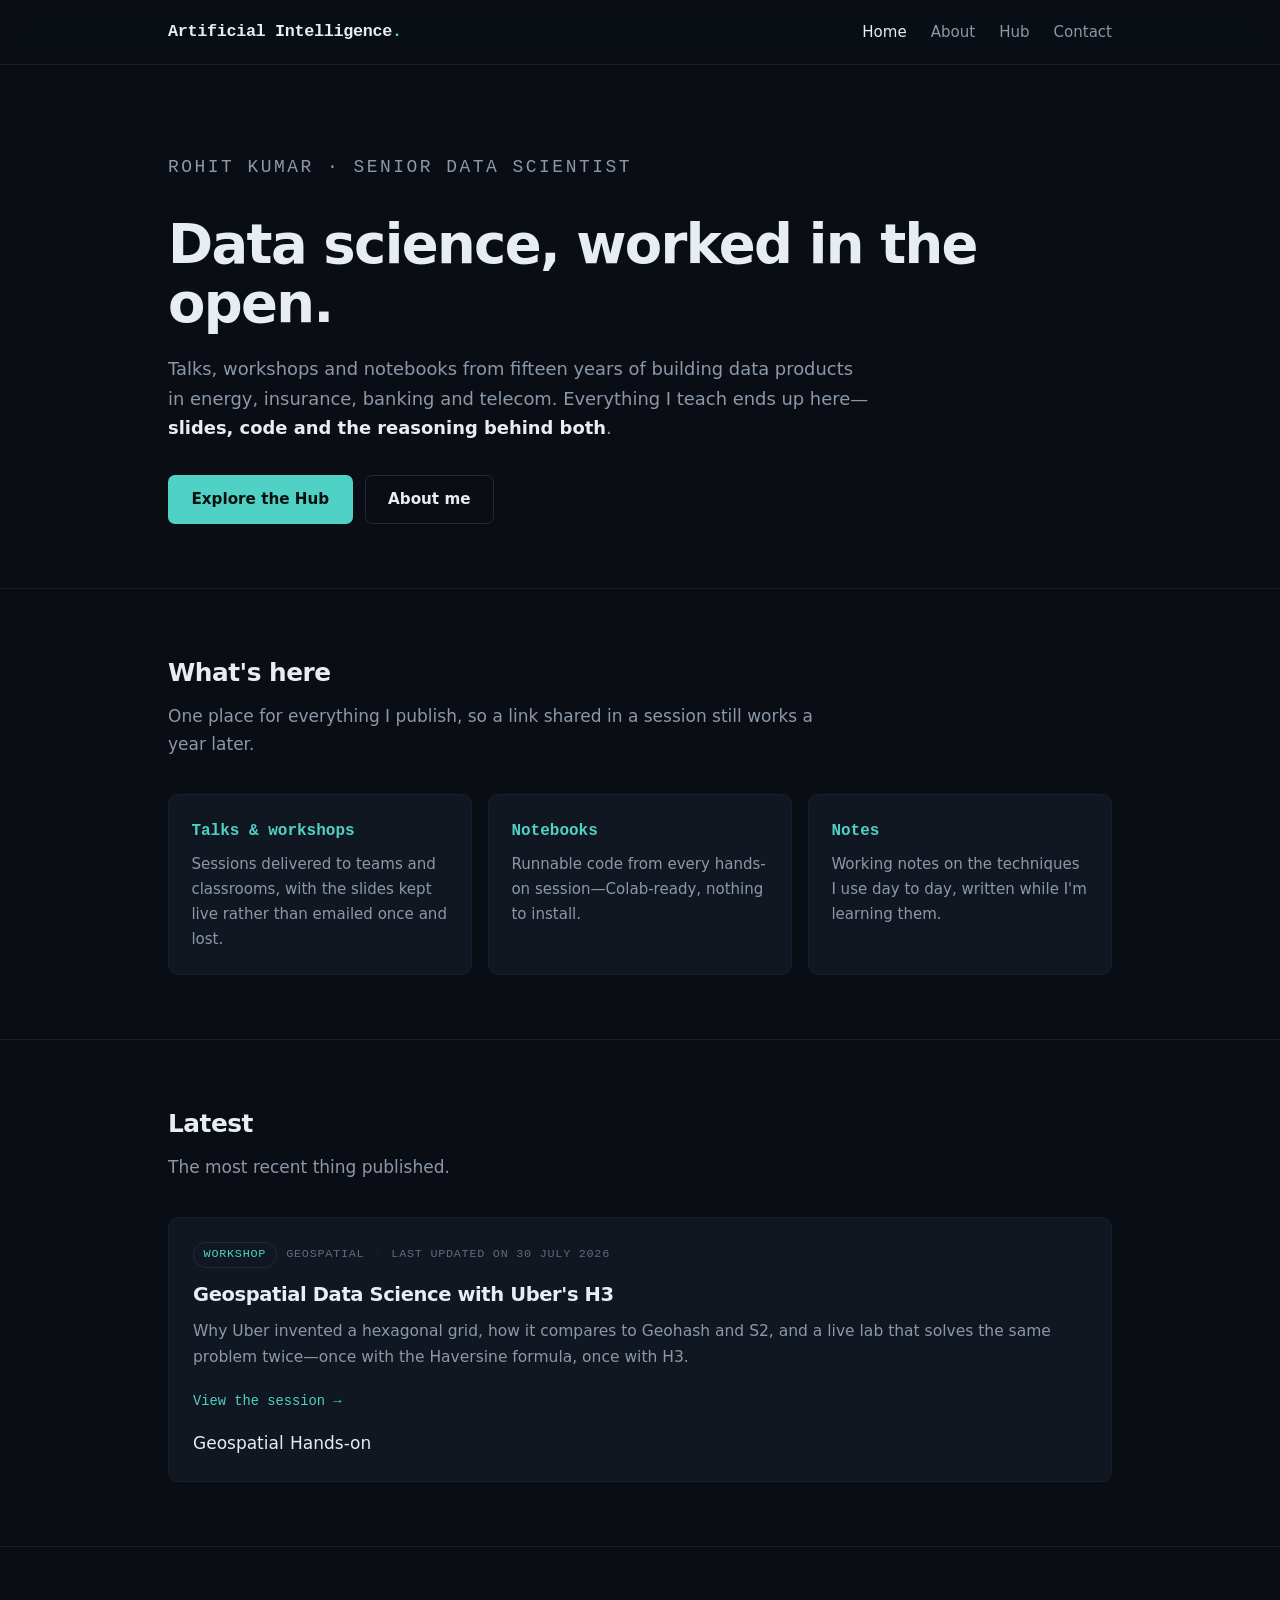
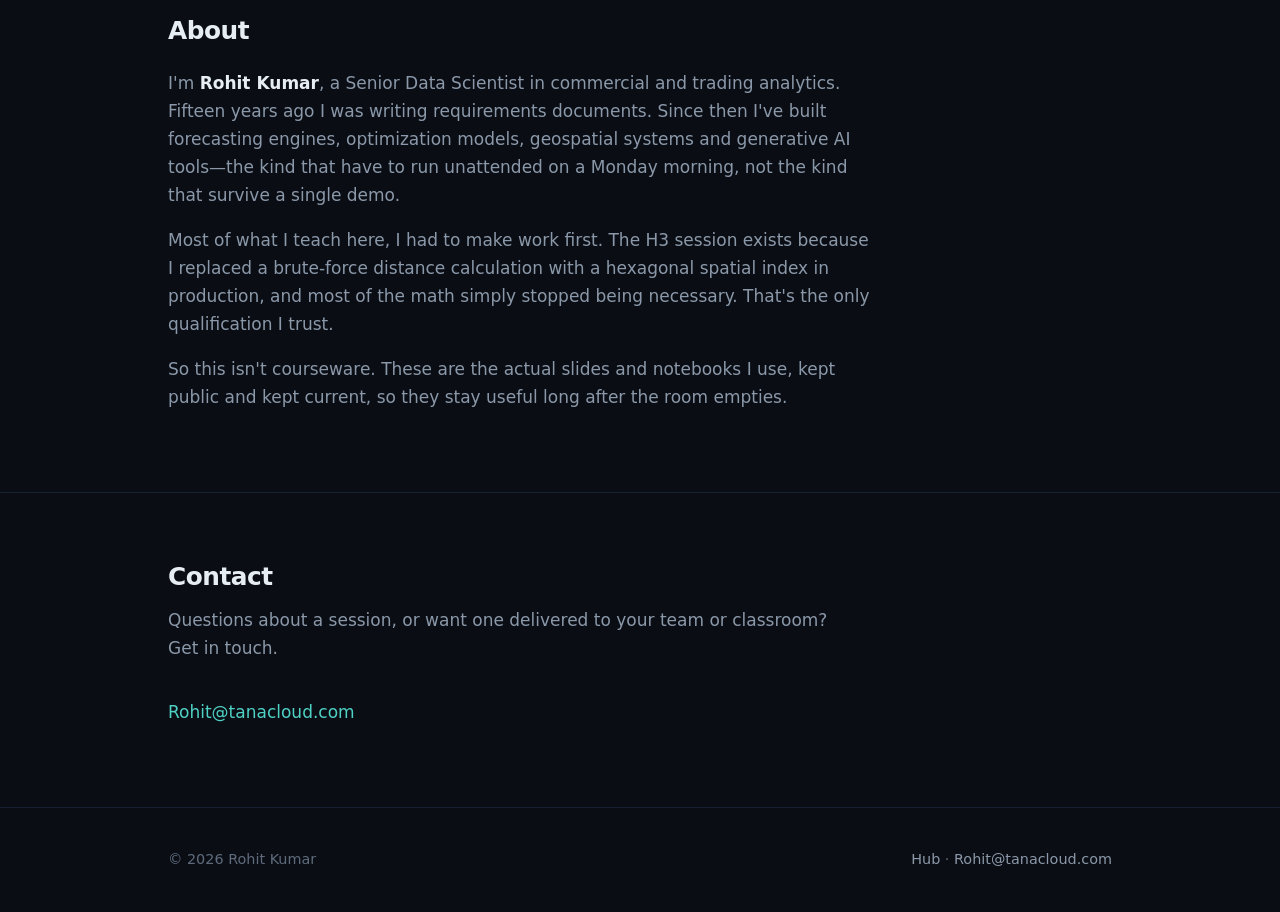
<file: index.html>
<!DOCTYPE html>
<html lang="en">
<head>
<meta charset="utf-8">
<meta name="viewport" content="width=device-width, initial-scale=1">
<title>tanacloud — Data science, worked in the open | Rohit Kumar</title>
<meta name="description" content="Talks, workshops and notebooks on applied data science—geospatial analytics, machine learning and generative AI—by Rohit Kumar, Senior Data Scientist.">
<link rel="canonical" href="https://tanacloud.com/">
<meta property="og:type" content="website">
<meta property="og:site_name" content="tanacloud">
<meta property="og:title" content="tanacloud — Data science, worked in the open">
<meta property="og:description" content="Talks, workshops and notebooks on applied data science by Rohit Kumar, Senior Data Scientist.">
<meta property="og:url" content="https://tanacloud.com/">
<link rel="stylesheet" href="/css/styles.css?v=20260802d">
</head>
<body>

<nav class="nav">
  <div class="wrap nav__inner">
    <a class="nav__brand" href="/">Artificial Intelligence<span class="dot">.</span></a>
    <div class="nav__links">
      <a href="/" aria-current="page">Home</a>
      <a href="#about">About</a>
      <a href="/hub">Hub</a>
      <a href="#contact">Contact</a>
    </div>
  </div>
</nav>

<header class="hero">
  <div class="wrap">
    <p class="hero__eyebrow">Rohit Kumar · Senior Data Scientist</p>
    <h1>Data science, worked in the open.</h1>
    <p>Talks, workshops and notebooks from fifteen years of building data products in energy,
       insurance, banking and telecom. Everything I teach ends up here—<strong>slides, code and
       the reasoning behind both</strong>.</p>
    <div class="btn-row">
      <a class="btn btn--primary" href="/hub">Explore the Hub</a>
      <a class="btn btn--ghost" href="#about">About me</a>
    </div>
  </div>
</header>

<section class="section">
  <div class="wrap">
    <h2 class="section__title">What's here</h2>
    <p class="section__lede">One place for everything I publish, so a link shared in a session
       still works a year later.</p>
    <div class="grid">
      <div class="tile">
        <h3>Talks &amp; workshops</h3>
        <p>Sessions delivered to teams and classrooms, with the slides kept live rather than
           emailed once and lost.</p>
      </div>
      <div class="tile">
        <h3>Notebooks</h3>
        <p>Runnable code from every hands-on session—Colab-ready, nothing to install.</p>
      </div>
      <div class="tile">
        <h3>Notes</h3>
        <p>Working notes on the techniques I use day to day, written while I'm learning them.</p>
      </div>
    </div>
  </div>
</section>

<section class="section">
  <div class="wrap">
    <h2 class="section__title">Latest</h2>
    <p class="section__lede">The most recent thing published.</p>
    <div class="entries">
      <a class="entry" href="/geospatial-data-science-with-ubers-h3">
        <div class="entry__meta">
          <span class="tag">Workshop</span>
          <span>Geospatial</span>
          <span>Last updated on 30 July 2026</span>
        </div>
        <h3>Geospatial Data Science with Uber's H3</h3>
        <p>Why Uber invented a hexagonal grid, how it compares to Geohash and S2, and a live lab
           that solves the same problem twice—once with the Haversine formula, once with H3.</p>
        <span class="entry__link">View the session</span>
        <div class="entry__tags">
          <span>Geospatial</span>
          <span>Hands-on</span>
        </div>
      </a>
    </div>
  </div>
</section>

<section class="section about" id="about">
  <div class="wrap">
    <h2 class="section__title">About</h2>
    <p>I'm <strong>Rohit Kumar</strong>, a Senior Data Scientist in commercial and trading
       analytics. Fifteen years ago I was writing requirements documents. Since then I've built
       forecasting engines, optimization models, geospatial systems and generative AI tools—the
       kind that have to run unattended on a Monday morning, not the kind that survive a single
       demo.</p>
    <p>Most of what I teach here, I had to make work first. The H3 session exists because I
       replaced a brute-force distance calculation with a hexagonal spatial index in production,
       and most of the math simply stopped being necessary. That's the only qualification I
       trust.</p>
    <p>So this isn't courseware. These are the actual slides and notebooks I use, kept public and
       kept current, so they stay useful long after the room empties.</p>
  </div>
</section>

<section class="section" id="contact">
  <div class="wrap">
    <h2 class="section__title">Contact</h2>
    <p class="section__lede">Questions about a session, or want one delivered to your team or
       classroom? Get in touch.</p>
    <p><a href="mailto:Rohit@tanacloud.com">Rohit@tanacloud.com</a></p>
  </div>
</section>

<footer class="footer">
  <div class="wrap footer__inner">
    <span>© 2026 Rohit Kumar</span>
    <span><a href="/hub">Hub</a> · <a href="mailto:Rohit@tanacloud.com">Rohit@tanacloud.com</a></span>
  </div>
</footer>

</body>
</html>
</file>
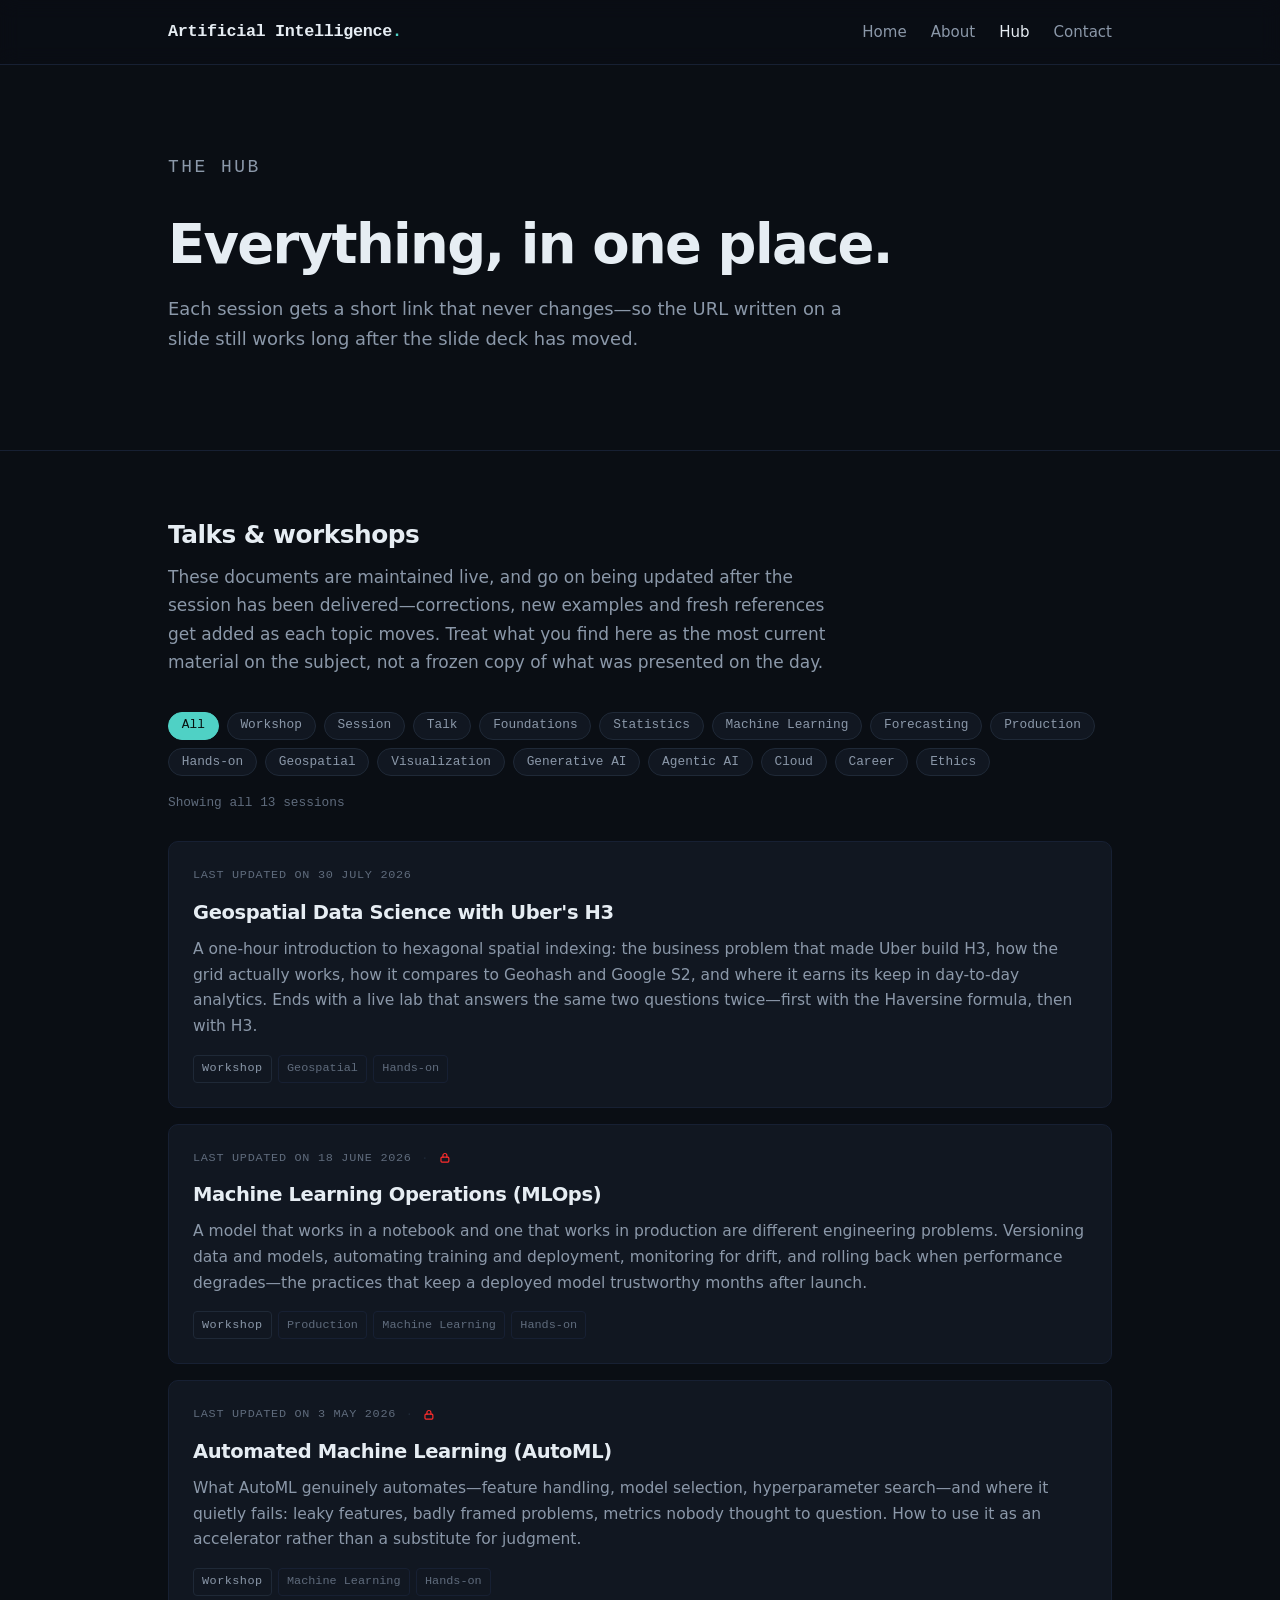
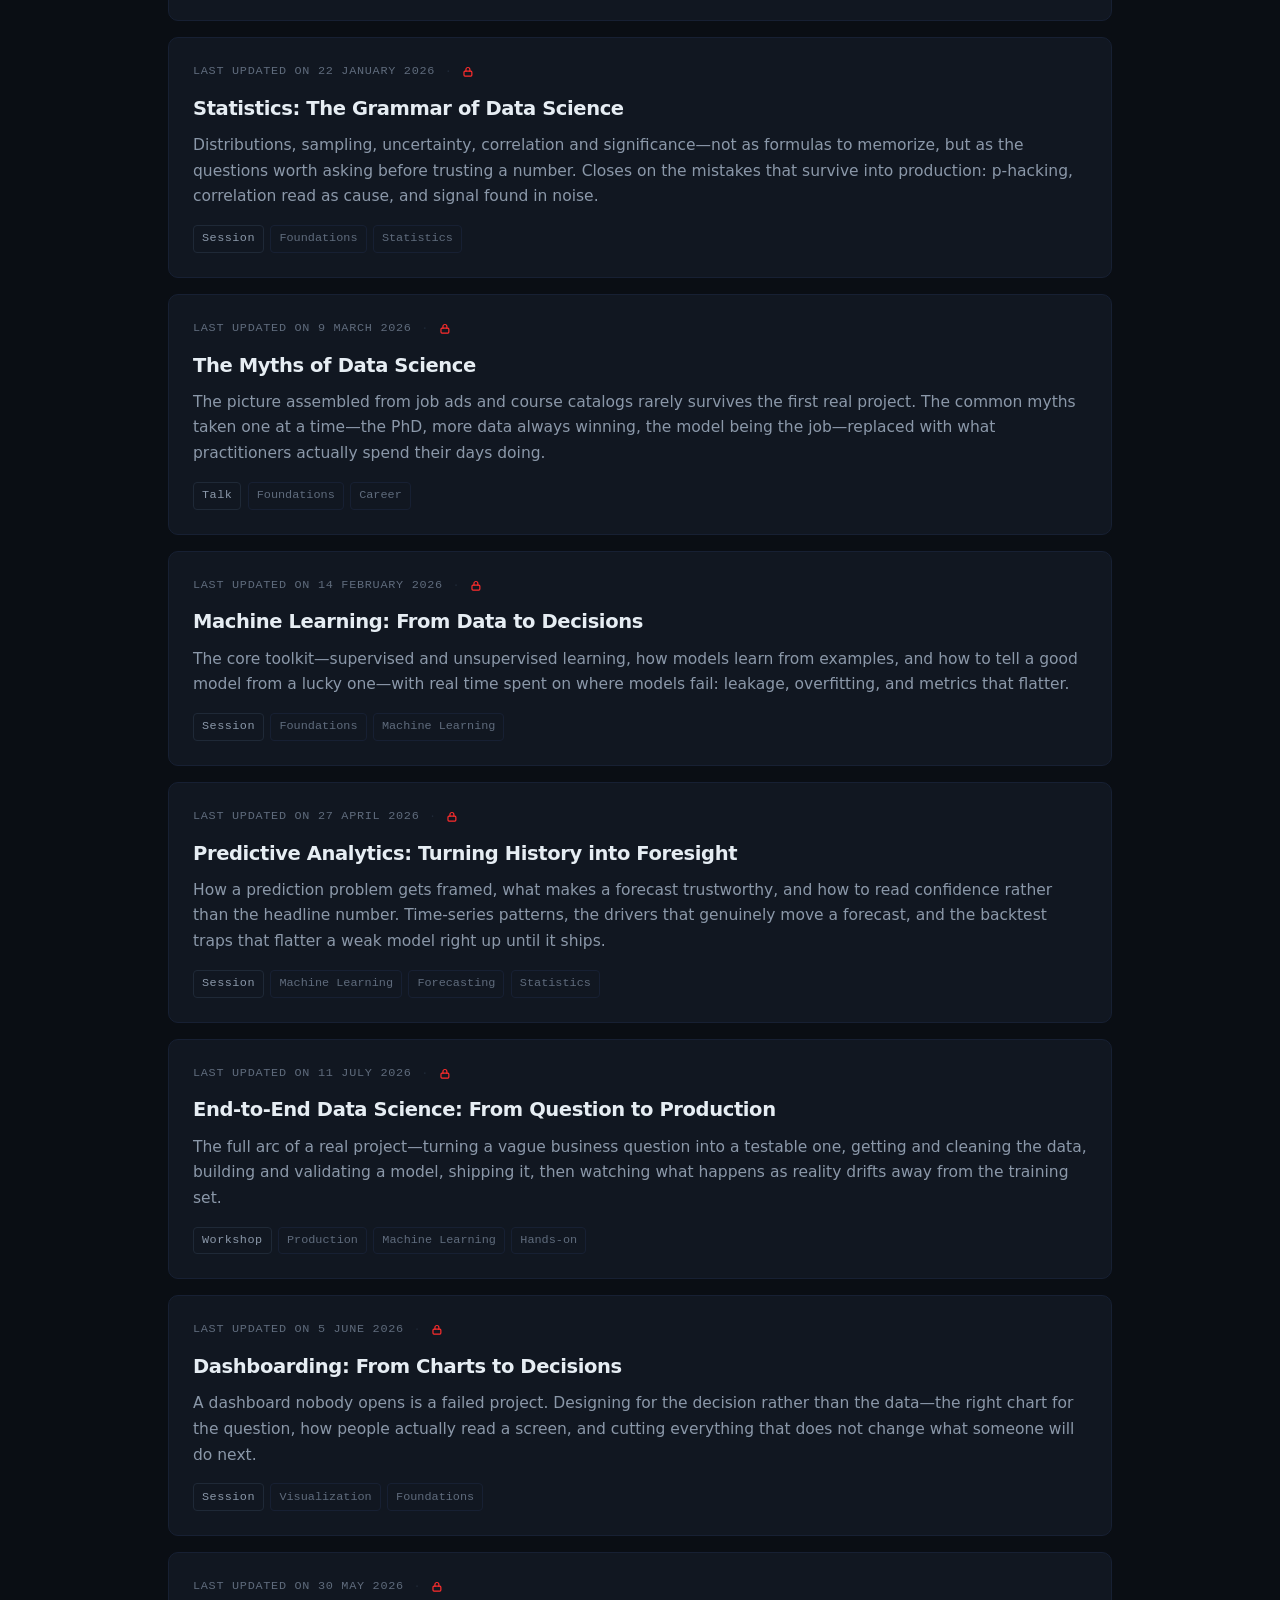
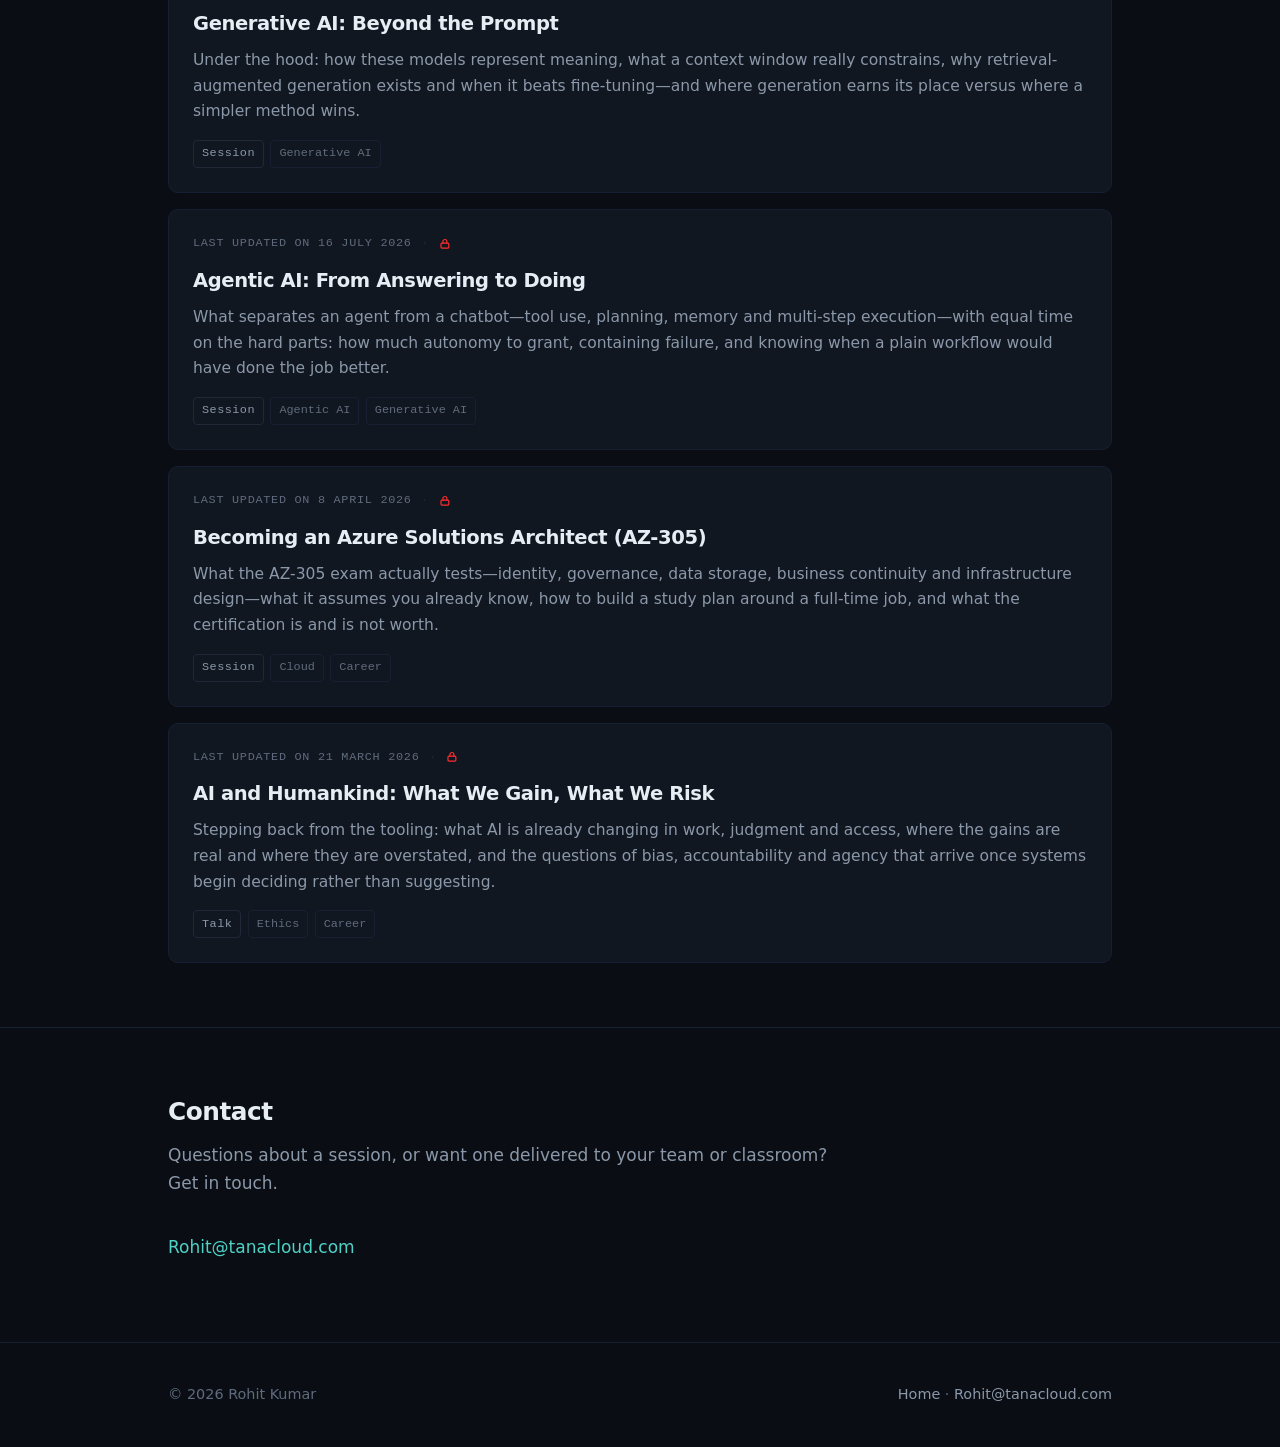
<file: hub.html>
<!DOCTYPE html>
<html lang="en">
<head>
<meta charset="utf-8">
<meta name="viewport" content="width=device-width, initial-scale=1">
<title>Hub — tanacloud</title>
<meta name="description" content="Every talk and workshop published on tanacloud: slides kept live and updated after delivery, filterable by topic.">
<link rel="canonical" href="https://tanacloud.com/hub">
<meta property="og:type" content="website">
<meta property="og:site_name" content="tanacloud">
<meta property="og:title" content="Hub — tanacloud">
<meta property="og:description" content="Every talk and workshop published on tanacloud.">
<meta property="og:url" content="https://tanacloud.com/hub">
<link rel="stylesheet" href="/css/styles.css?v=20260802d">
</head>
<body>

<nav class="nav">
  <div class="wrap nav__inner">
    <a class="nav__brand" href="/">Artificial Intelligence<span class="dot">.</span></a>
    <div class="nav__links">
      <a href="/">Home</a>
      <a href="/#about">About</a>
      <a href="/hub" aria-current="page">Hub</a>
      <a href="#contact">Contact</a>
    </div>
  </div>
</nav>

<header class="hero">
  <div class="wrap">
    <p class="hero__eyebrow">The Hub</p>
    <h1>Everything, in one place.</h1>
    <p>Each session gets a short link that never changes—so the URL written on a slide still
       works long after the slide deck has moved.</p>
  </div>
</header>

<section class="section">
  <div class="wrap">
    <h2 class="section__title">Talks &amp; workshops</h2>
    <p class="section__lede">These documents are maintained live, and go on being updated after the
       session has been delivered—corrections, new examples and fresh references get added as each
       topic moves. Treat what you find here as the most current material on the subject, not a
       frozen copy of what was presented on the day.</p>

    <div class="filters" data-filters>
      <button class="filter" type="button" data-tag="*" aria-pressed="true">All</button>
      <button class="filter" type="button" data-tag="Workshop" aria-pressed="false">Workshop</button>
      <button class="filter" type="button" data-tag="Session" aria-pressed="false">Session</button>
      <button class="filter" type="button" data-tag="Talk" aria-pressed="false">Talk</button>
      <button class="filter" type="button" data-tag="Foundations" aria-pressed="false">Foundations</button>
      <button class="filter" type="button" data-tag="Statistics" aria-pressed="false">Statistics</button>
      <button class="filter" type="button" data-tag="Machine Learning" aria-pressed="false">Machine Learning</button>
      <button class="filter" type="button" data-tag="Forecasting" aria-pressed="false">Forecasting</button>
      <button class="filter" type="button" data-tag="Production" aria-pressed="false">Production</button>
      <button class="filter" type="button" data-tag="Hands-on" aria-pressed="false">Hands-on</button>
      <button class="filter" type="button" data-tag="Geospatial" aria-pressed="false">Geospatial</button>
      <button class="filter" type="button" data-tag="Visualization" aria-pressed="false">Visualization</button>
      <button class="filter" type="button" data-tag="Generative AI" aria-pressed="false">Generative AI</button>
      <button class="filter" type="button" data-tag="Agentic AI" aria-pressed="false">Agentic AI</button>
      <button class="filter" type="button" data-tag="Cloud" aria-pressed="false">Cloud</button>
      <button class="filter" type="button" data-tag="Career" aria-pressed="false">Career</button>
      <button class="filter" type="button" data-tag="Ethics" aria-pressed="false">Ethics</button>
    </div>
    <p class="filter-count" data-count aria-live="polite"></p>

    <div class="entries">
      <a class="entry" href="/geospatial-data-science-with-ubers-h3" data-tags="Workshop,Geospatial,Hands-on">
        <div class="entry__meta">
          <span>Last updated on 30 July 2026</span>
        </div>
        <h3>Geospatial Data Science with Uber's H3</h3>
        <p>A one-hour introduction to hexagonal spatial indexing: the business problem that made Uber build H3, how the grid actually works, how it compares to Geohash and Google S2, and where it earns its keep in day-to-day analytics. Ends with a live lab that answers the same two questions twice—first with the Haversine formula, then with H3.</p>
        <div class="entry__tags">
          <span class="chip chip--format" data-t="Workshop">Workshop</span>
          <span class="chip" data-t="Geospatial">Geospatial</span>
          <span class="chip" data-t="Hands-on">Hands-on</span>
        </div>
      </a>
      <a class="entry" href="/machine-learning-operations-mlops" data-tags="Workshop,Production,Machine Learning,Hands-on">
        <div class="entry__meta">
          <span>Last updated on 18 June 2026</span>
          <span class="lock" data-tip="Password protected" aria-label="Password protected"><svg viewBox="0 0 24 24" fill="none" stroke="currentColor" stroke-width="2" stroke-linecap="round" stroke-linejoin="round" aria-hidden="true" focusable="false"><rect x="4" y="10.5" width="16" height="10" rx="2"></rect><path d="M8 10.5V7a4 4 0 0 1 8 0v3.5"></path></svg></span>
        </div>
        <h3>Machine Learning Operations (MLOps)</h3>
        <p>A model that works in a notebook and one that works in production are different engineering problems. Versioning data and models, automating training and deployment, monitoring for drift, and rolling back when performance degrades—the practices that keep a deployed model trustworthy months after launch.</p>
        <div class="entry__tags">
          <span class="chip chip--format" data-t="Workshop">Workshop</span>
          <span class="chip" data-t="Production">Production</span>
          <span class="chip" data-t="Machine Learning">Machine Learning</span>
          <span class="chip" data-t="Hands-on">Hands-on</span>
        </div>
      </a>
      <a class="entry" href="/automated-machine-learning-automl" data-tags="Workshop,Machine Learning,Hands-on">
        <div class="entry__meta">
          <span>Last updated on 3 May 2026</span>
          <span class="lock" data-tip="Password protected" aria-label="Password protected"><svg viewBox="0 0 24 24" fill="none" stroke="currentColor" stroke-width="2" stroke-linecap="round" stroke-linejoin="round" aria-hidden="true" focusable="false"><rect x="4" y="10.5" width="16" height="10" rx="2"></rect><path d="M8 10.5V7a4 4 0 0 1 8 0v3.5"></path></svg></span>
        </div>
        <h3>Automated Machine Learning (AutoML)</h3>
        <p>What AutoML genuinely automates—feature handling, model selection, hyperparameter search—and where it quietly fails: leaky features, badly framed problems, metrics nobody thought to question. How to use it as an accelerator rather than a substitute for judgment.</p>
        <div class="entry__tags">
          <span class="chip chip--format" data-t="Workshop">Workshop</span>
          <span class="chip" data-t="Machine Learning">Machine Learning</span>
          <span class="chip" data-t="Hands-on">Hands-on</span>
        </div>
      </a>
      <a class="entry" href="/statistics-the-grammar-of-data-science" data-tags="Session,Foundations,Statistics">
        <div class="entry__meta">
          <span>Last updated on 22 January 2026</span>
          <span class="lock" data-tip="Password protected" aria-label="Password protected"><svg viewBox="0 0 24 24" fill="none" stroke="currentColor" stroke-width="2" stroke-linecap="round" stroke-linejoin="round" aria-hidden="true" focusable="false"><rect x="4" y="10.5" width="16" height="10" rx="2"></rect><path d="M8 10.5V7a4 4 0 0 1 8 0v3.5"></path></svg></span>
        </div>
        <h3>Statistics: The Grammar of Data Science</h3>
        <p>Distributions, sampling, uncertainty, correlation and significance—not as formulas to memorize, but as the questions worth asking before trusting a number. Closes on the mistakes that survive into production: p-hacking, correlation read as cause, and signal found in noise.</p>
        <div class="entry__tags">
          <span class="chip chip--format" data-t="Session">Session</span>
          <span class="chip" data-t="Foundations">Foundations</span>
          <span class="chip" data-t="Statistics">Statistics</span>
        </div>
      </a>
      <a class="entry" href="/the-myths-of-data-science-what-the-courses-dont-tell-you" data-tags="Talk,Foundations,Career">
        <div class="entry__meta">
          <span>Last updated on 9 March 2026</span>
          <span class="lock" data-tip="Password protected" aria-label="Password protected"><svg viewBox="0 0 24 24" fill="none" stroke="currentColor" stroke-width="2" stroke-linecap="round" stroke-linejoin="round" aria-hidden="true" focusable="false"><rect x="4" y="10.5" width="16" height="10" rx="2"></rect><path d="M8 10.5V7a4 4 0 0 1 8 0v3.5"></path></svg></span>
        </div>
        <h3>The Myths of Data Science</h3>
        <p>The picture assembled from job ads and course catalogs rarely survives the first real project. The common myths taken one at a time—the PhD, more data always winning, the model being the job—replaced with what practitioners actually spend their days doing.</p>
        <div class="entry__tags">
          <span class="chip chip--format" data-t="Talk">Talk</span>
          <span class="chip" data-t="Foundations">Foundations</span>
          <span class="chip" data-t="Career">Career</span>
        </div>
      </a>
      <a class="entry" href="/machine-learning-from-data-to-decisions" data-tags="Session,Foundations,Machine Learning">
        <div class="entry__meta">
          <span>Last updated on 14 February 2026</span>
          <span class="lock" data-tip="Password protected" aria-label="Password protected"><svg viewBox="0 0 24 24" fill="none" stroke="currentColor" stroke-width="2" stroke-linecap="round" stroke-linejoin="round" aria-hidden="true" focusable="false"><rect x="4" y="10.5" width="16" height="10" rx="2"></rect><path d="M8 10.5V7a4 4 0 0 1 8 0v3.5"></path></svg></span>
        </div>
        <h3>Machine Learning: From Data to Decisions</h3>
        <p>The core toolkit—supervised and unsupervised learning, how models learn from examples, and how to tell a good model from a lucky one—with real time spent on where models fail: leakage, overfitting, and metrics that flatter.</p>
        <div class="entry__tags">
          <span class="chip chip--format" data-t="Session">Session</span>
          <span class="chip" data-t="Foundations">Foundations</span>
          <span class="chip" data-t="Machine Learning">Machine Learning</span>
        </div>
      </a>
      <a class="entry" href="/predictive-analytics-turning-history-into-foresight" data-tags="Session,Machine Learning,Forecasting,Statistics">
        <div class="entry__meta">
          <span>Last updated on 27 April 2026</span>
          <span class="lock" data-tip="Password protected" aria-label="Password protected"><svg viewBox="0 0 24 24" fill="none" stroke="currentColor" stroke-width="2" stroke-linecap="round" stroke-linejoin="round" aria-hidden="true" focusable="false"><rect x="4" y="10.5" width="16" height="10" rx="2"></rect><path d="M8 10.5V7a4 4 0 0 1 8 0v3.5"></path></svg></span>
        </div>
        <h3>Predictive Analytics: Turning History into Foresight</h3>
        <p>How a prediction problem gets framed, what makes a forecast trustworthy, and how to read confidence rather than the headline number. Time-series patterns, the drivers that genuinely move a forecast, and the backtest traps that flatter a weak model right up until it ships.</p>
        <div class="entry__tags">
          <span class="chip chip--format" data-t="Session">Session</span>
          <span class="chip" data-t="Machine Learning">Machine Learning</span>
          <span class="chip" data-t="Forecasting">Forecasting</span>
          <span class="chip" data-t="Statistics">Statistics</span>
        </div>
      </a>
      <a class="entry" href="/end-to-end-data-science-from-question-to-production" data-tags="Workshop,Production,Machine Learning,Hands-on">
        <div class="entry__meta">
          <span>Last updated on 11 July 2026</span>
          <span class="lock" data-tip="Password protected" aria-label="Password protected"><svg viewBox="0 0 24 24" fill="none" stroke="currentColor" stroke-width="2" stroke-linecap="round" stroke-linejoin="round" aria-hidden="true" focusable="false"><rect x="4" y="10.5" width="16" height="10" rx="2"></rect><path d="M8 10.5V7a4 4 0 0 1 8 0v3.5"></path></svg></span>
        </div>
        <h3>End-to-End Data Science: From Question to Production</h3>
        <p>The full arc of a real project—turning a vague business question into a testable one, getting and cleaning the data, building and validating a model, shipping it, then watching what happens as reality drifts away from the training set.</p>
        <div class="entry__tags">
          <span class="chip chip--format" data-t="Workshop">Workshop</span>
          <span class="chip" data-t="Production">Production</span>
          <span class="chip" data-t="Machine Learning">Machine Learning</span>
          <span class="chip" data-t="Hands-on">Hands-on</span>
        </div>
      </a>
      <a class="entry" href="/dashboarding-from-charts-to-decisions" data-tags="Session,Visualization,Foundations">
        <div class="entry__meta">
          <span>Last updated on 5 June 2026</span>
          <span class="lock" data-tip="Password protected" aria-label="Password protected"><svg viewBox="0 0 24 24" fill="none" stroke="currentColor" stroke-width="2" stroke-linecap="round" stroke-linejoin="round" aria-hidden="true" focusable="false"><rect x="4" y="10.5" width="16" height="10" rx="2"></rect><path d="M8 10.5V7a4 4 0 0 1 8 0v3.5"></path></svg></span>
        </div>
        <h3>Dashboarding: From Charts to Decisions</h3>
        <p>A dashboard nobody opens is a failed project. Designing for the decision rather than the data—the right chart for the question, how people actually read a screen, and cutting everything that does not change what someone will do next.</p>
        <div class="entry__tags">
          <span class="chip chip--format" data-t="Session">Session</span>
          <span class="chip" data-t="Visualization">Visualization</span>
          <span class="chip" data-t="Foundations">Foundations</span>
        </div>
      </a>
      <a class="entry" href="/generative-ai-beyond-the-prompt" data-tags="Session,Generative AI">
        <div class="entry__meta">
          <span>Last updated on 30 May 2026</span>
          <span class="lock" data-tip="Password protected" aria-label="Password protected"><svg viewBox="0 0 24 24" fill="none" stroke="currentColor" stroke-width="2" stroke-linecap="round" stroke-linejoin="round" aria-hidden="true" focusable="false"><rect x="4" y="10.5" width="16" height="10" rx="2"></rect><path d="M8 10.5V7a4 4 0 0 1 8 0v3.5"></path></svg></span>
        </div>
        <h3>Generative AI: Beyond the Prompt</h3>
        <p>Under the hood: how these models represent meaning, what a context window really constrains, why retrieval-augmented generation exists and when it beats fine-tuning—and where generation earns its place versus where a simpler method wins.</p>
        <div class="entry__tags">
          <span class="chip chip--format" data-t="Session">Session</span>
          <span class="chip" data-t="Generative AI">Generative AI</span>
        </div>
      </a>
      <a class="entry" href="/agentic-ai-from-answering-to-doing" data-tags="Session,Agentic AI,Generative AI">
        <div class="entry__meta">
          <span>Last updated on 16 July 2026</span>
          <span class="lock" data-tip="Password protected" aria-label="Password protected"><svg viewBox="0 0 24 24" fill="none" stroke="currentColor" stroke-width="2" stroke-linecap="round" stroke-linejoin="round" aria-hidden="true" focusable="false"><rect x="4" y="10.5" width="16" height="10" rx="2"></rect><path d="M8 10.5V7a4 4 0 0 1 8 0v3.5"></path></svg></span>
        </div>
        <h3>Agentic AI: From Answering to Doing</h3>
        <p>What separates an agent from a chatbot—tool use, planning, memory and multi-step execution—with equal time on the hard parts: how much autonomy to grant, containing failure, and knowing when a plain workflow would have done the job better.</p>
        <div class="entry__tags">
          <span class="chip chip--format" data-t="Session">Session</span>
          <span class="chip" data-t="Agentic AI">Agentic AI</span>
          <span class="chip" data-t="Generative AI">Generative AI</span>
        </div>
      </a>
      <a class="entry" href="/becoming-an-azure-solutions-architect-az-305" data-tags="Session,Cloud,Career">
        <div class="entry__meta">
          <span>Last updated on 8 April 2026</span>
          <span class="lock" data-tip="Password protected" aria-label="Password protected"><svg viewBox="0 0 24 24" fill="none" stroke="currentColor" stroke-width="2" stroke-linecap="round" stroke-linejoin="round" aria-hidden="true" focusable="false"><rect x="4" y="10.5" width="16" height="10" rx="2"></rect><path d="M8 10.5V7a4 4 0 0 1 8 0v3.5"></path></svg></span>
        </div>
        <h3>Becoming an Azure Solutions Architect (AZ-305)</h3>
        <p>What the AZ-305 exam actually tests—identity, governance, data storage, business continuity and infrastructure design—what it assumes you already know, how to build a study plan around a full-time job, and what the certification is and is not worth.</p>
        <div class="entry__tags">
          <span class="chip chip--format" data-t="Session">Session</span>
          <span class="chip" data-t="Cloud">Cloud</span>
          <span class="chip" data-t="Career">Career</span>
        </div>
      </a>
      <a class="entry" href="/ai-and-humankind-what-we-gain-what-we-risk" data-tags="Talk,Ethics,Career">
        <div class="entry__meta">
          <span>Last updated on 21 March 2026</span>
          <span class="lock" data-tip="Password protected" aria-label="Password protected"><svg viewBox="0 0 24 24" fill="none" stroke="currentColor" stroke-width="2" stroke-linecap="round" stroke-linejoin="round" aria-hidden="true" focusable="false"><rect x="4" y="10.5" width="16" height="10" rx="2"></rect><path d="M8 10.5V7a4 4 0 0 1 8 0v3.5"></path></svg></span>
        </div>
        <h3>AI and Humankind: What We Gain, What We Risk</h3>
        <p>Stepping back from the tooling: what AI is already changing in work, judgment and access, where the gains are real and where they are overstated, and the questions of bias, accountability and agency that arrive once systems begin deciding rather than suggesting.</p>
        <div class="entry__tags">
          <span class="chip chip--format" data-t="Talk">Talk</span>
          <span class="chip" data-t="Ethics">Ethics</span>
          <span class="chip" data-t="Career">Career</span>
        </div>
      </a>
    </div>
    <p class="note" data-empty hidden>No sessions match those tags.</p>
  </div>
</section>

<section class="section" id="contact">
  <div class="wrap">
    <h2 class="section__title">Contact</h2>
    <p class="section__lede">Questions about a session, or want one delivered to your team or
       classroom? Get in touch.</p>
    <p><a href="mailto:Rohit@tanacloud.com">Rohit@tanacloud.com</a></p>
  </div>
</section>

<footer class="footer">
  <div class="wrap footer__inner">
    <span>© 2026 Rohit Kumar</span>
    <span><a href="/">Home</a> · <a href="mailto:Rohit@tanacloud.com">Rohit@tanacloud.com</a></span>
  </div>
</footer>

<script src="/js/filters.js?v=20260802d" defer></script>
</body>
</html>
</file>
<file: css/styles.css>
/* tanacloud.com — Rohit Kumar's data science site
   Hand-written, no build step, no external requests. */

:root {
  --bg:        #0a0e14;
  --bg-raised: #111721;
  --bg-hover:  #161d29;
  --line:      #1f2937;
  --line-soft: #172033;
  --text:      #e6edf3;
  --muted:     #8b98a9;
  --dim:       #5f6b7c;
  --accent:    #4fd1c5;
  --accent-dim:#2a8a82;
  --lock:      #ff2d2d;
  --lock-hi:   #ff5c5c;

  --mono: ui-monospace, SFMono-Regular, "SF Mono", Menlo, Consolas, monospace;
  --sans: system-ui, -apple-system, "Segoe UI", Roboto, Helvetica, Arial, sans-serif;

  --wrap: 62rem;
}

*, *::before, *::after { box-sizing: border-box; }
html { scroll-behavior: smooth; }
@media (prefers-reduced-motion: reduce) { html { scroll-behavior: auto; } }

body {
  margin: 0;
  background: var(--bg);
  color: var(--text);
  font-family: var(--sans);
  font-size: 17px;
  line-height: 1.65;
  -webkit-font-smoothing: antialiased;
}

.wrap { width: 100%; max-width: var(--wrap); margin: 0 auto; padding: 0 1.5rem; }

a { color: var(--accent); text-decoration: none; }
a:hover { text-decoration: underline; }

/* ---------- nav ---------- */
.nav {
  position: sticky; top: 0; z-index: 20;
  background: rgba(10, 14, 20, 0.85);
  backdrop-filter: blur(10px);
  border-bottom: 1px solid var(--line-soft);
}
.nav__inner {
  display: flex; align-items: center; justify-content: space-between;
  gap: 1rem; height: 4rem;
}
.nav__brand {
  font-family: var(--mono); font-size: 1.05rem; font-weight: 600;
  color: var(--text); letter-spacing: -0.02em;
}
.nav__brand:hover { text-decoration: none; color: var(--accent); }
.nav__brand .dot { color: var(--accent); }
.nav__links { display: flex; gap: 1.5rem; align-items: center; }
.nav__links a { color: var(--muted); font-size: 0.94rem; }
.nav__links a:hover { color: var(--text); text-decoration: none; }
.nav__links a[aria-current="page"] { color: var(--text); }

/* ---------- hero ---------- */
.hero { padding: 5.5rem 0 4rem; border-bottom: 1px solid var(--line-soft); }
.hero__eyebrow {
  font-family: var(--mono); font-size: 0.78rem; letter-spacing: 0.14em;
  text-transform: uppercase; color: var(--accent); margin: 0 0 1.25rem;
}
.hero h1 {
  margin: 0 0 1.25rem;
  font-size: clamp(2.1rem, 5.5vw, 3.4rem);
  line-height: 1.1; letter-spacing: -0.03em; font-weight: 700;
}
.hero p {
  margin: 0 0 2rem; max-width: 44rem;
  font-size: 1.12rem; color: var(--muted);
}
.hero p strong { color: var(--text); font-weight: 600; }

/* ---------- buttons ---------- */
.btn {
  display: inline-block; padding: 0.7rem 1.4rem;
  border-radius: 7px; font-size: 0.95rem; font-weight: 600;
  border: 1px solid transparent; transition: background 0.15s, border-color 0.15s;
}
.btn:hover { text-decoration: none; }
.btn--primary { background: var(--accent); color: #07110f; }
.btn--primary:hover { background: #6ee0d5; }
.btn--ghost { border-color: var(--line); color: var(--text); }
.btn--ghost:hover { border-color: var(--accent-dim); background: var(--bg-raised); }
.btn-row { display: flex; flex-wrap: wrap; gap: 0.75rem; }

/* ---------- sections ---------- */
.section { padding: 4rem 0; border-bottom: 1px solid var(--line-soft); }
.section:last-of-type { border-bottom: 0; }
.section__title {
  margin: 0 0 0.5rem;
  font-size: 1.55rem; letter-spacing: -0.02em; font-weight: 700;
}
.section__lede { margin: 0 0 2.25rem; color: var(--muted); max-width: 42rem; }

/* ---------- what's here grid ---------- */
.grid { display: grid; gap: 1rem; grid-template-columns: repeat(auto-fit, minmax(15rem, 1fr)); }
.tile {
  background: var(--bg-raised); border: 1px solid var(--line-soft);
  border-radius: 10px; padding: 1.4rem;
}
.tile h3 {
  margin: 0 0 0.5rem; font-size: 1rem; font-weight: 600;
  font-family: var(--mono); color: var(--accent);
}
.tile p { margin: 0; font-size: 0.94rem; color: var(--muted); }

/* ---------- hub entries ---------- */
.entries { display: flex; flex-direction: column; gap: 1rem; }
.entry {
  display: block;
  background: var(--bg-raised); border: 1px solid var(--line-soft);
  border-radius: 10px; padding: 1.5rem;
  color: inherit; transition: border-color 0.15s, background 0.15s;
}
.entry:hover { text-decoration: none; border-color: var(--accent-dim); background: var(--bg-hover); }
.entry__meta {
  display: flex; flex-wrap: wrap; gap: 0.6rem; align-items: center;
  font-family: var(--mono); font-size: 0.74rem; letter-spacing: 0.06em;
  text-transform: uppercase; color: var(--dim); margin-bottom: 0.7rem;
}
.tag {
  border: 1px solid var(--line); border-radius: 99px;
  padding: 0.15rem 0.6rem; color: var(--accent);
}
/* separator dots between the plain meta items, but not after the tag pill */
.entry__meta span:not(.tag) + span::before {
  content: "\00B7"; margin-right: 0.6rem; color: var(--line);
}
.entry h3 {
  margin: 0 0 0.5rem; font-size: 1.22rem; font-weight: 700;
  letter-spacing: -0.02em; color: var(--text);
}
.entry p { margin: 0 0 0.9rem; color: var(--muted); font-size: 0.97rem; }
.entry__link { font-family: var(--mono); font-size: 0.86rem; color: var(--accent); }
.entry__link::after { content: " \2192"; }

/* empty-state / coming-soon note */
.note {
  border: 1px dashed var(--line); border-radius: 10px;
  padding: 1.25rem 1.5rem; color: var(--dim); font-size: 0.94rem;
}

/* ---------- about ---------- */
.about p { color: var(--muted); max-width: 44rem; }
.about p strong { color: var(--text); font-weight: 600; }

/* ---------- footer ---------- */
.footer {
  border-top: 1px solid var(--line-soft);
  padding: 2.5rem 0; color: var(--dim); font-size: 0.9rem;
}
.footer__inner { display: flex; flex-wrap: wrap; gap: 1rem; justify-content: space-between; }
.footer a { color: var(--muted); }
.footer a:hover { color: var(--accent); }

/* ---------- redirect page ---------- */
.redirect { min-height: 100vh; display: grid; place-items: center; text-align: center; padding: 2rem; }
.redirect__box { max-width: 34rem; }
.redirect h1 { font-size: 1.5rem; margin: 0 0 0.75rem; letter-spacing: -0.02em; }
.redirect p { color: var(--muted); margin: 0 0 1.5rem; }
.redirect code { font-family: var(--mono); font-size: 0.85rem; color: var(--dim); }

@media (max-width: 34rem) {
  .nav__links { gap: 1rem; }
  .hero { padding: 3.5rem 0 3rem; }
  /* "Artificial Intelligence" is long in monospace — keep it clear of the nav links */
  .nav__brand { font-size: 0.82rem; }
}

/* ---------- hub: tag filters ---------- */
[hidden] { display: none !important; }

.filters { display: flex; flex-wrap: wrap; gap: 0.5rem; margin: 0 0 1rem; }
.filter {
  font-family: var(--mono); font-size: 0.8rem; line-height: 1;
  background: var(--bg-raised); color: var(--muted);
  border: 1px solid var(--line); border-radius: 999px;
  padding: 0.42rem 0.8rem; cursor: pointer;
  transition: background 0.15s, color 0.15s, border-color 0.15s;
}
.filter:hover { color: var(--text); border-color: var(--accent-dim); }
.filter:focus-visible { outline: 2px solid var(--accent); outline-offset: 2px; }
.filter[aria-pressed="true"] {
  background: var(--accent); color: #07110f; border-color: var(--accent);
}
.filter-count {
  font-family: var(--mono); font-size: 0.8rem; color: var(--dim);
  margin: 0 0 1.75rem;
}

/* ---------- hub: per-card tags + lock ---------- */
.entry__tags { display: flex; flex-wrap: wrap; gap: 0.4rem; margin-top: 0.95rem; }
.chip {
  font-family: var(--mono); font-size: 0.74rem; color: var(--dim);
  border: 1px solid var(--line-soft); border-radius: 4px;
  padding: 0.2rem 0.5rem;
  transition: color 0.15s, border-color 0.15s, background 0.15s;
}
.entry:hover .chip { border-color: var(--line); color: var(--muted); }

/* the format tag (Workshop / Session / Talk) leads the row and reads differently */
.chip--format { color: var(--muted); border-color: var(--line); letter-spacing: 0.04em; }
.entry:hover .chip--format { color: var(--text); }

/* a tag currently selected in the filter bar, wherever it appears on a card */
.chip.is-match,
.entry:hover .chip.is-match {
  background: var(--accent); color: #07110f;
  border-color: var(--accent); font-weight: 500;
}

.lock { position: relative; display: inline-flex; align-items: center; color: var(--lock); }

/* hover message on the padlock. Native title= was dropped: it lags ~1s, cannot be
   styled, and would double up with this one. The full sentence also lives in
   aria-label, so screen readers get it without needing hover. */
.lock::after {
  content: attr(data-tip);
  position: absolute; bottom: calc(100% + 0.55rem); left: 50%; transform: translateX(-50%);
  width: max-content; max-width: 15rem;
  background: var(--bg-raised); color: var(--text);
  border: 1px solid var(--line); border-radius: 6px;
  padding: 0.5rem 0.68rem;
  font-family: var(--sans); font-size: 0.78rem; line-height: 1.45;
  font-weight: 400; letter-spacing: 0; text-transform: none; text-align: left;
  box-shadow: 0 6px 20px rgba(0, 0, 0, 0.45);
  opacity: 0; visibility: hidden; transition: opacity 0.15s ease;
  pointer-events: none; z-index: 30;
}
.lock:hover::after { opacity: 1; visibility: visible; }
.lock svg { width: 1em; height: 1em; display: block; stroke-width: 2.4; }
.entry:hover .lock { color: var(--lock-hi); }
</file>
